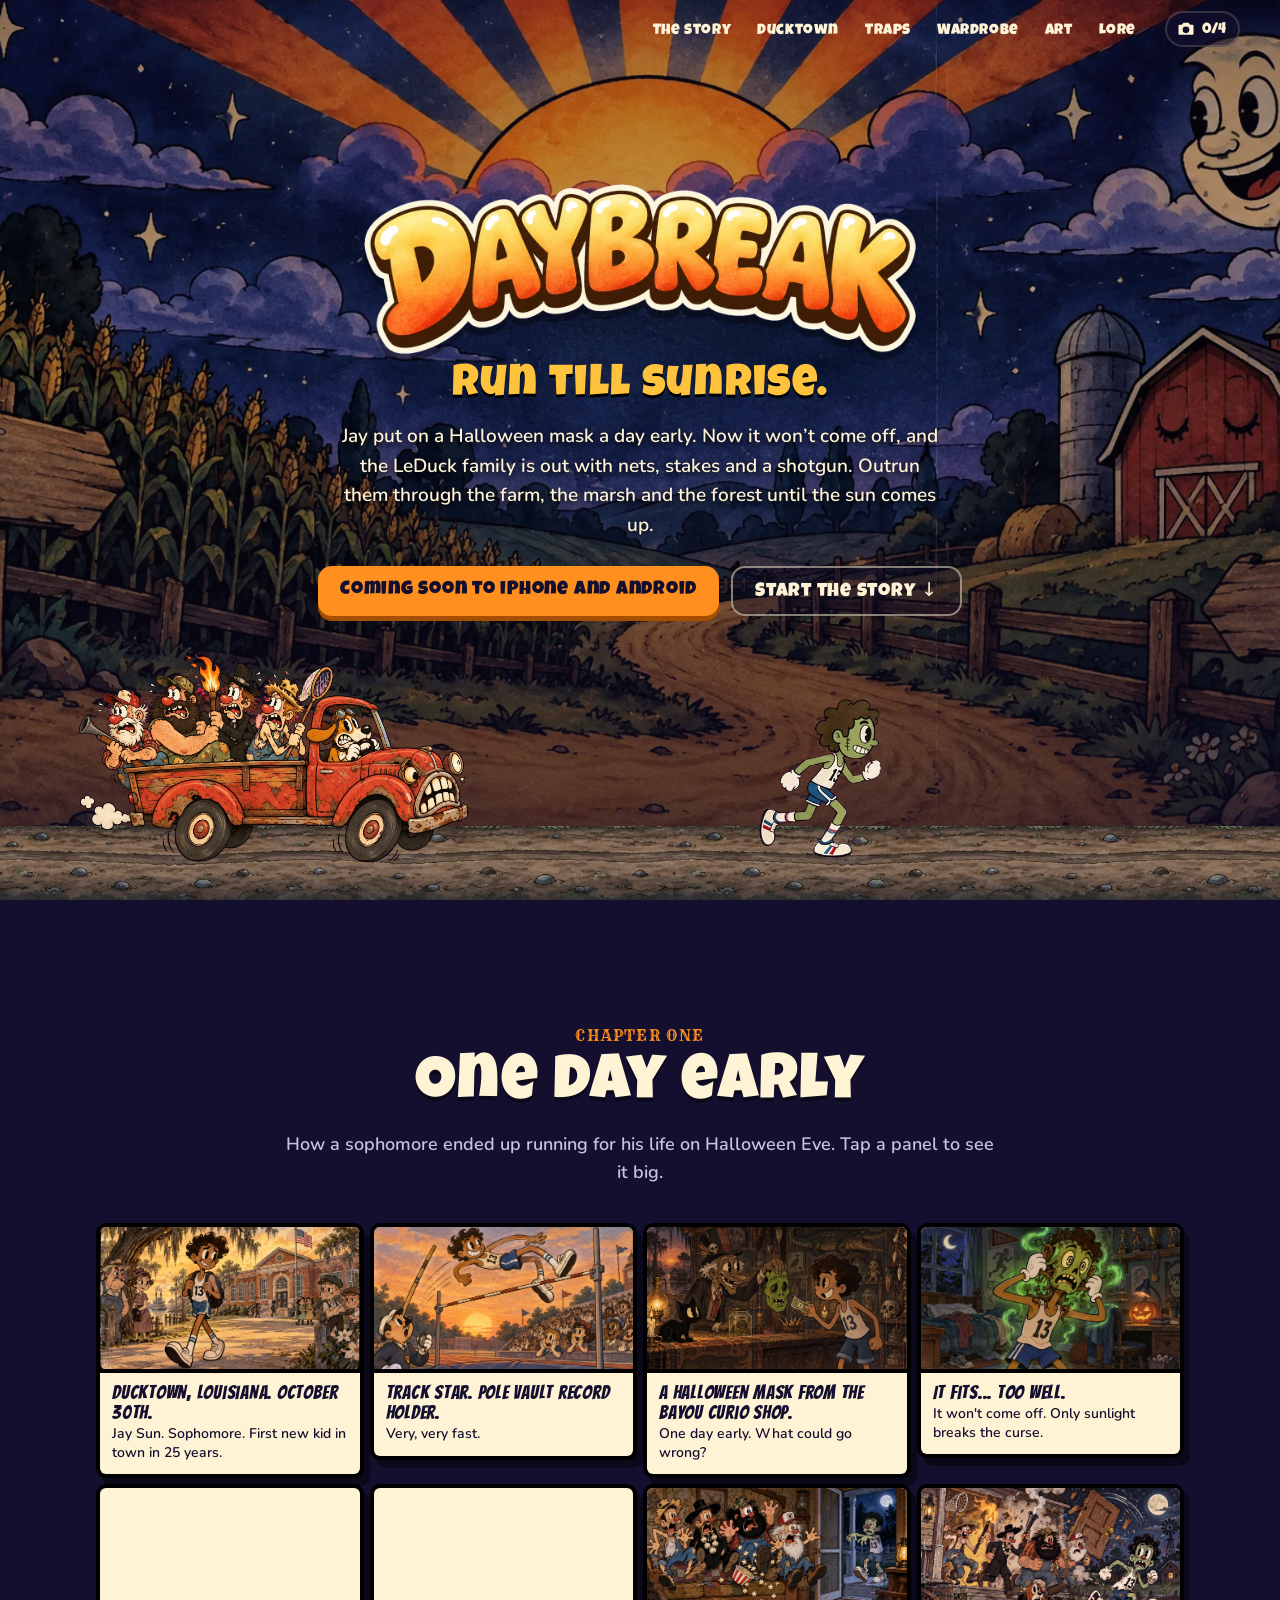
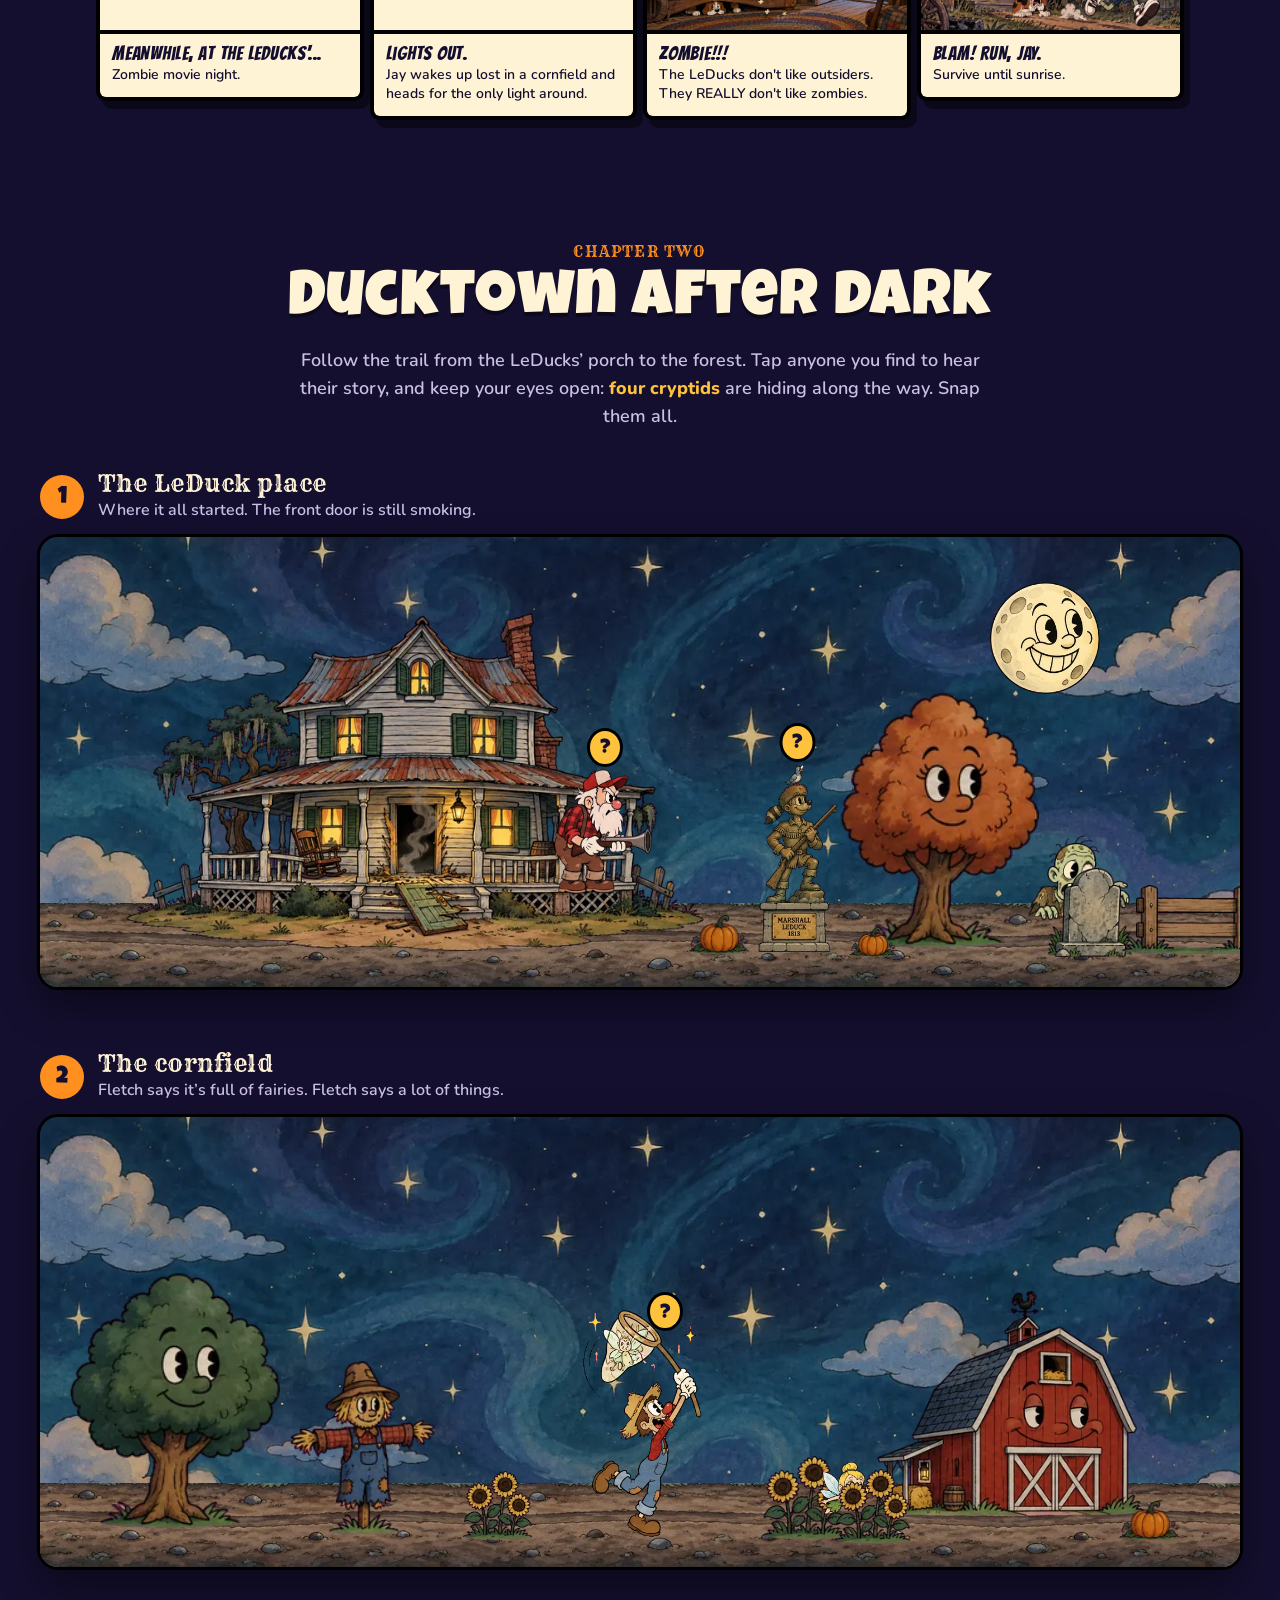
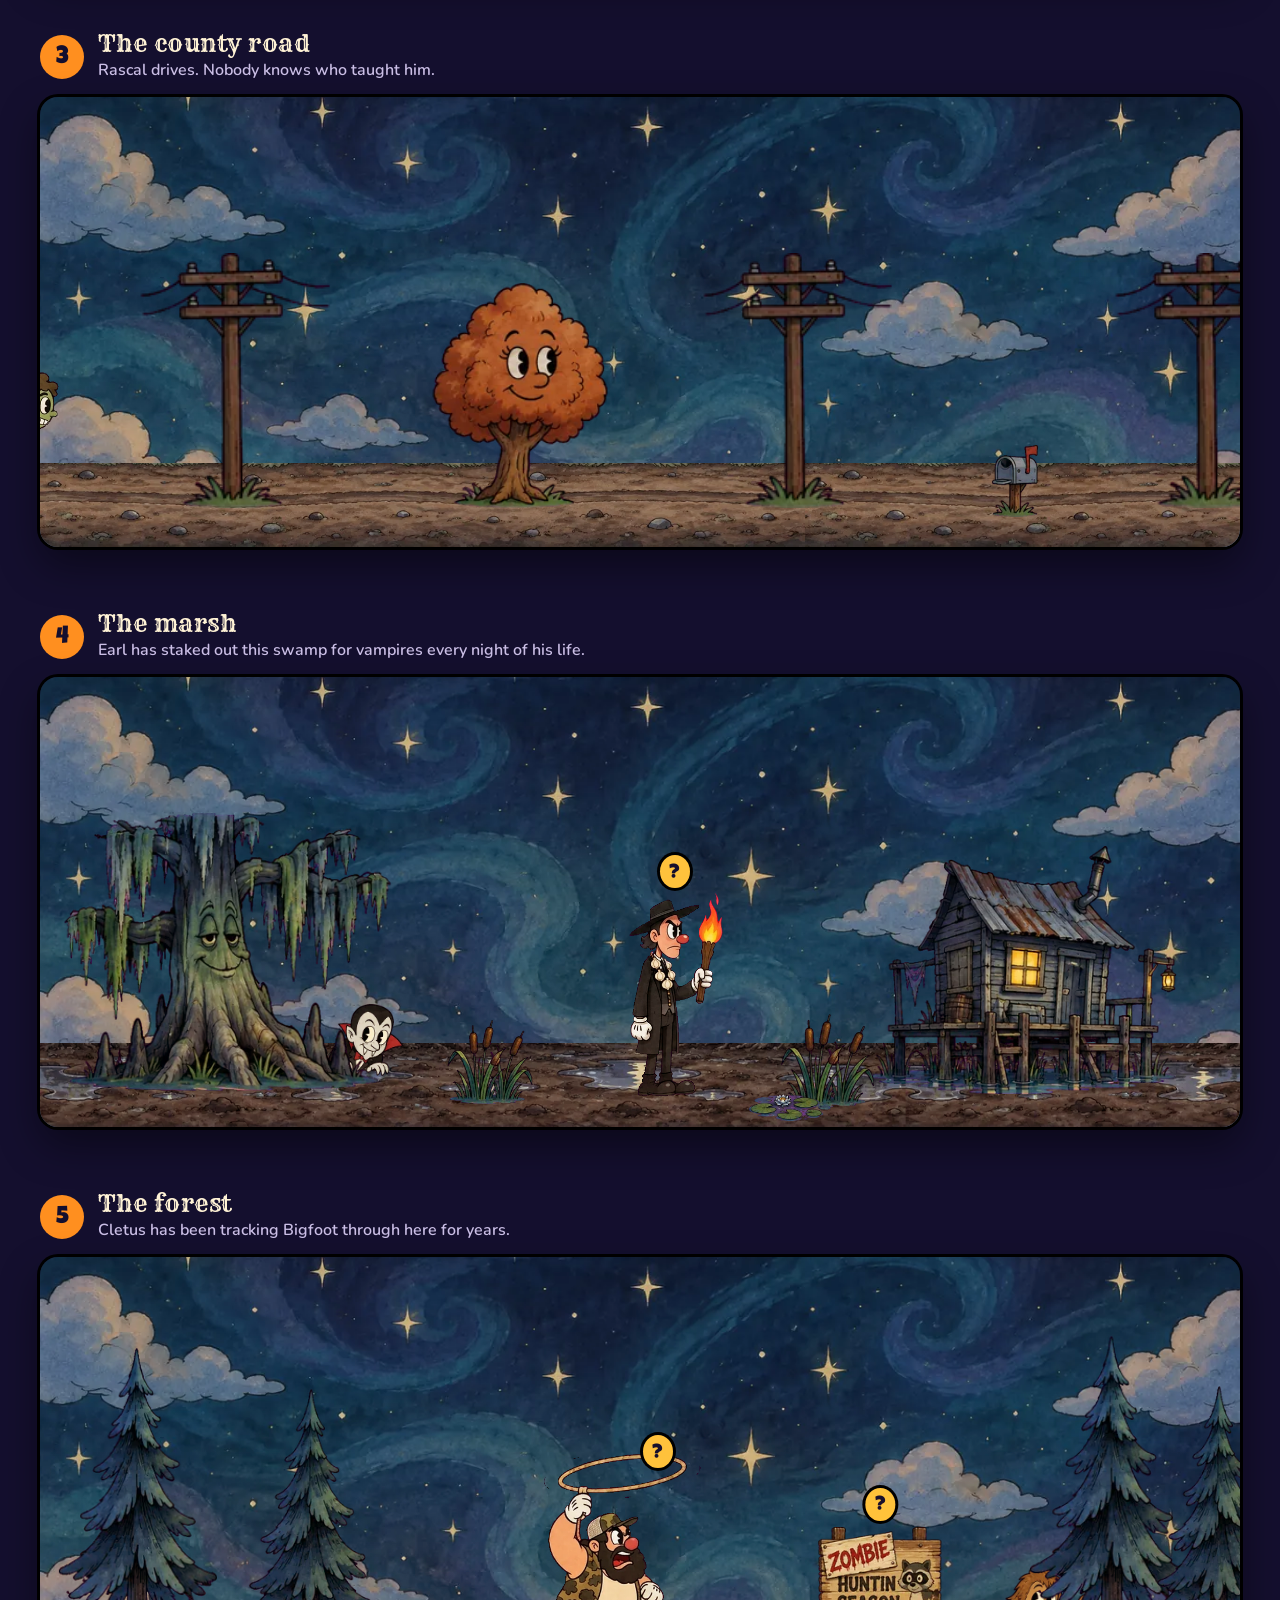
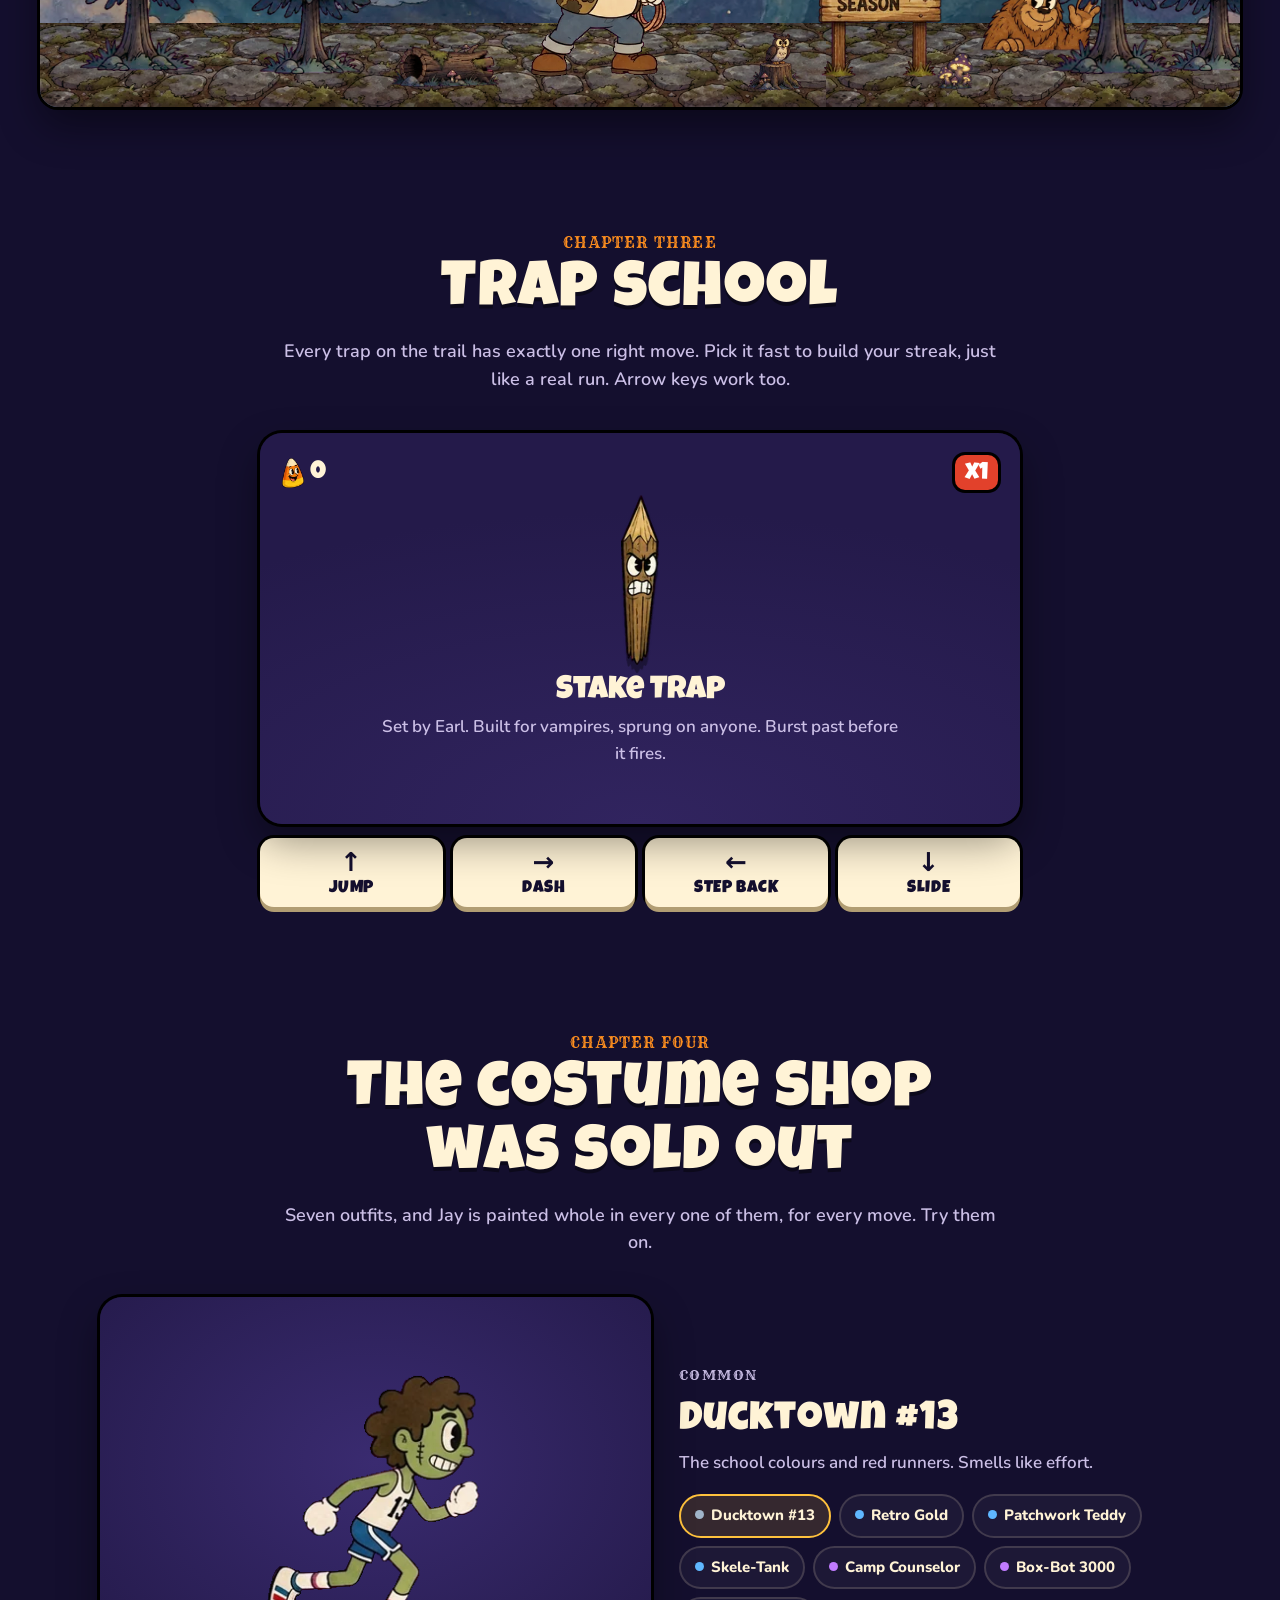
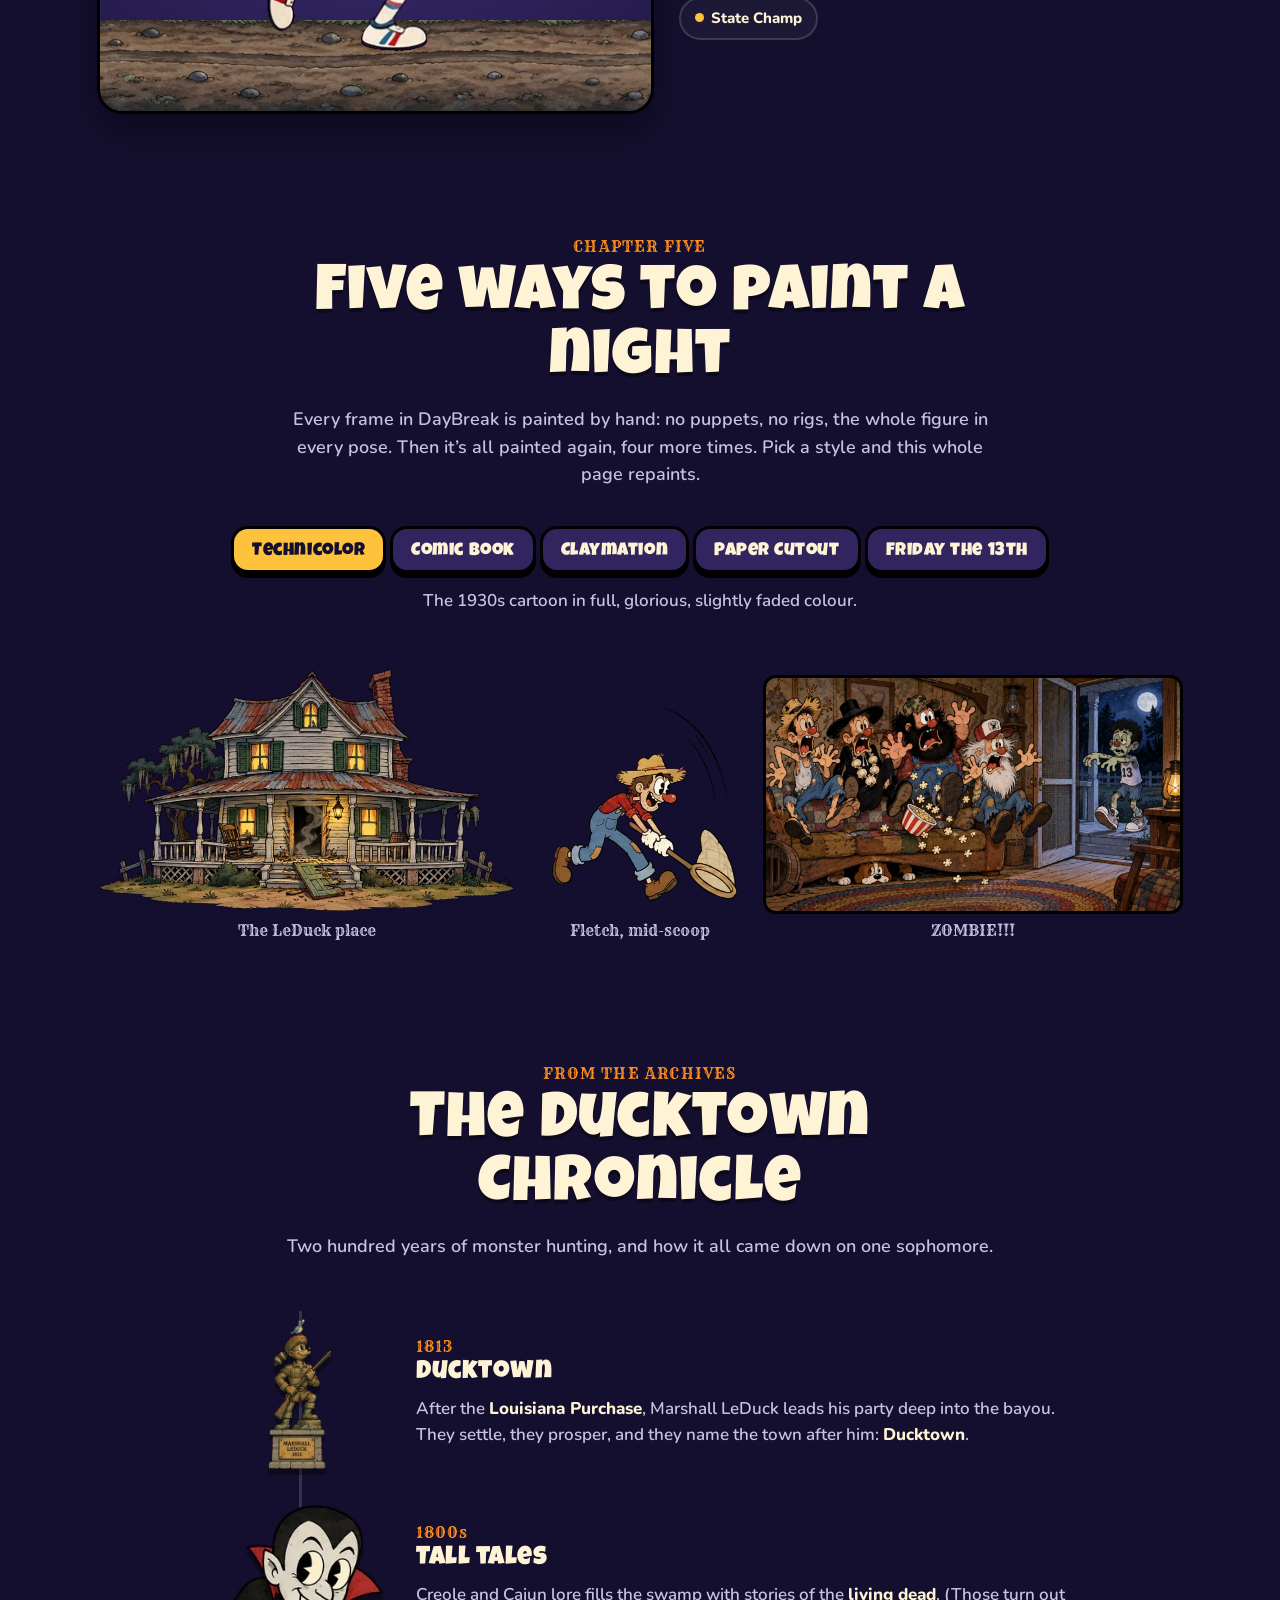
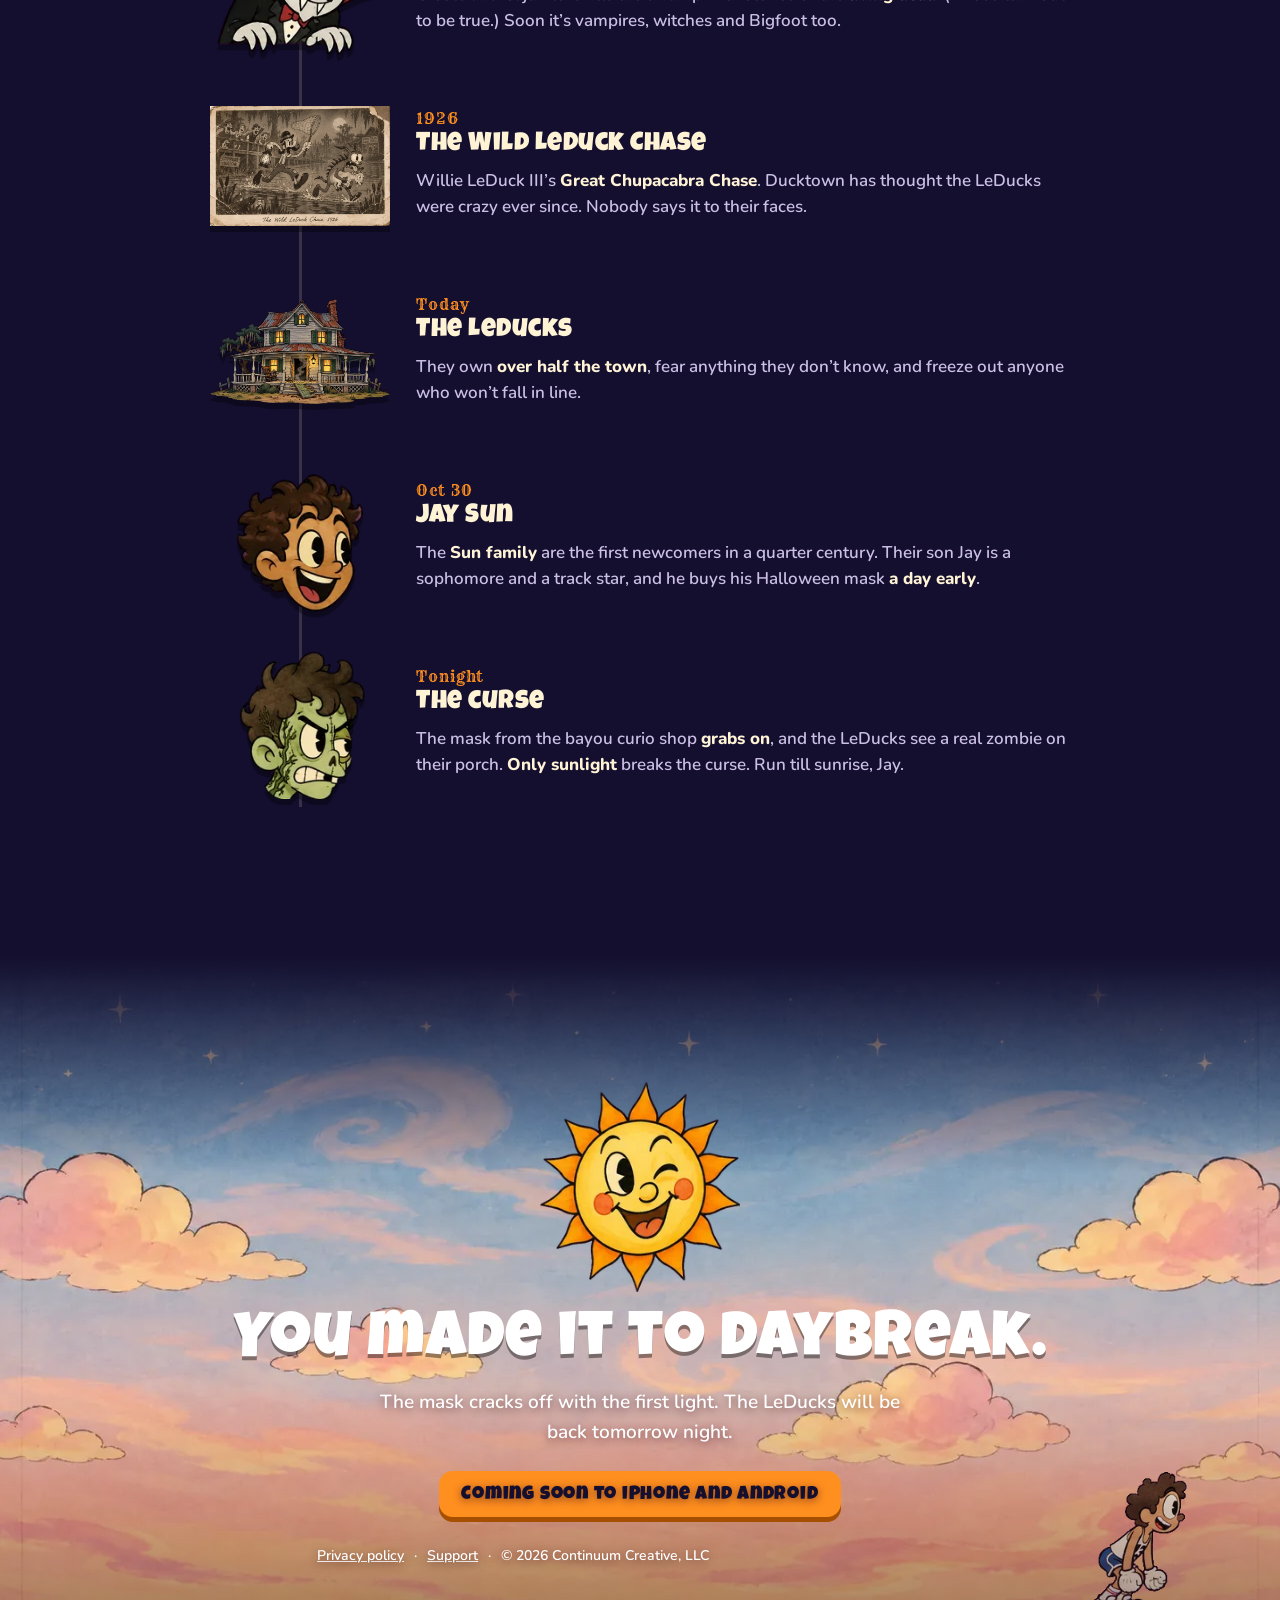
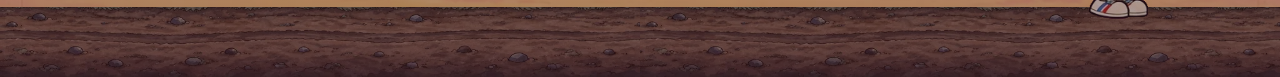
<file: index.html>
<!doctype html>
<html lang="en">
  <head>
    <meta charset="utf-8" />
    <meta name="viewport" content="width=device-width, initial-scale=1" />
    <title>DayBreak: Run Till Sunrise</title>
    <meta name="description" content="Jay put on a Halloween mask a day early. Now it won't come off, and the LeDuck family is out with nets, stakes and a shotgun. Outrun them till sunrise. Coming to iPhone and Android." />
    <meta name="theme-color" content="#140f2e" />
    <meta property="og:title" content="DayBreak: Run Till Sunrise" />
    <meta property="og:description" content="A hand-painted runner. Outrun the LeDuck family till sunrise." />
    <meta property="og:image" content="./art/title_bg.webp" />
    <link rel="icon" href="./favicon.svg" />
    <script type="module" crossorigin src="./assets/index-B6JK2FRM.js"></script>
    <link rel="stylesheet" crossorigin href="./assets/site-X7lSCtMf.css">
  </head>
  <body>
    <a class="skip" href="#story">Skip to the story</a>

    <header class="nav" id="nav">
      <a class="nav-logo" href="#top" aria-label="DayBreak, back to the top"><span class="art" data-art="ui_logo"></span></a>
      <nav aria-label="Sections">
        <a href="#story">The story</a>
        <a href="#ducktown">Ducktown</a>
        <a href="#traps">Traps</a>
        <a href="#wardrobe">Wardrobe</a>
        <a href="#styles">Art</a>
        <a href="#chronicle">Lore</a>
      </nav>
      <button class="snaps" id="snaps" type="button" aria-label="Cryptids snapped">
        <svg viewBox="0 0 24 24" aria-hidden="true"><path d="M4 7h3l2-2.5h6L17 7h3a1 1 0 0 1 1 1v10a1 1 0 0 1-1 1H4a1 1 0 0 1-1-1V8a1 1 0 0 1 1-1Zm8 10a4 4 0 1 0 0-8 4 4 0 0 0 0 8Z" /></svg>
        <span id="snap-count">0/4</span>
      </button>
      <div class="night-meter" aria-hidden="true"><div class="night-fill" id="night-fill"></div></div>
    </header>

    <main>
      <!-- the advert -->
      <section class="hero" id="top">
        <div class="hero-bg art" data-art="title_bg" data-cover></div>
        <div class="hero-copy">
          <h1 class="hero-logo"><span class="art" data-art="ui_logo"></span><span class="sr">DayBreak</span></h1>
          <p class="tagline">Run till sunrise.</p>
          <p class="pitch">Jay put on a Halloween mask a day early. Now it won’t come off, and the LeDuck family is out with nets, stakes and a shotgun. Outrun them through the farm, the marsh and the forest until the sun comes up.</p>
          <div class="ctas">
            <span class="cta cta-soon">Coming soon to iPhone and Android</span>
            <a class="cta cta-ghost" href="#story">Start the story ↓</a>
          </div>
        </div>
        <div class="chase" aria-hidden="true">
          <div class="chase-ground art" data-art="ground_farm" data-tile></div>
          <div class="chase-truck"><span class="art" data-art="veh_pickup"></span></div>
          <div class="chase-jay"><span class="art" data-art="jay_run" data-sheet></span></div>
        </div>
      </section>

      <!-- the opening comic -->
      <section class="section" id="story">
        <header class="section-head">
          <p class="kicker">Chapter one</p>
          <h2>One day early</h2>
          <p class="lede">How a sophomore ended up running for his life on Halloween Eve. Tap a panel to see it big.</p>
        </header>
        <ol class="comic" id="comic"></ol>
      </section>

      <!-- the interactive lore: Ducktown after dark -->
      <section class="section section-wide" id="ducktown">
        <header class="section-head">
          <p class="kicker">Chapter two</p>
          <h2>Ducktown after dark</h2>
          <p class="lede">Follow the trail from the LeDucks’ porch to the forest. Tap anyone you find to hear their story, and keep your eyes open: <strong>four cryptids</strong> are hiding along the way. Snap them all.</p>
        </header>
        <div class="trail" id="trail"></div>
      </section>

      <!-- trap school -->
      <section class="section" id="traps">
        <header class="section-head">
          <p class="kicker">Chapter three</p>
          <h2>Trap school</h2>
          <p class="lede">Every trap on the trail has exactly one right move. Pick it fast to build your streak, just like a real run. Arrow keys work too.</p>
        </header>
        <div class="quiz" id="quiz">
          <div class="quiz-stage">
            <div class="quiz-hud">
              <span class="quiz-candy"><span class="art" data-art="candy"></span><b id="quiz-candy">0</b></span>
              <span class="quiz-mult" id="quiz-mult">x1</span>
            </div>
            <div class="quiz-trap"><span class="art" id="quiz-art"></span></div>
            <p class="quiz-name" id="quiz-name"></p>
            <p class="quiz-by" id="quiz-by"></p>
            <p class="quiz-result" id="quiz-result" aria-live="polite"></p>
          </div>
          <div class="quiz-moves" id="quiz-moves"></div>
        </div>
      </section>

      <!-- the wardrobe -->
      <section class="section" id="wardrobe">
        <header class="section-head">
          <p class="kicker">Chapter four</p>
          <h2>The costume shop was sold out</h2>
          <p class="lede">Seven outfits, and Jay is painted whole in every one of them, for every move. Try them on.</p>
        </header>
        <div class="wardrobe">
          <div class="runway">
            <div class="runway-ground art" data-art="ground_farm" data-tile></div>
            <div class="runway-jay"><span class="art" id="runway-art" data-sheet></span></div>
          </div>
          <div class="outfit-info">
            <p class="rarity" id="outfit-rarity"></p>
            <h3 id="outfit-name"></h3>
            <p id="outfit-blurb"></p>
            <div class="outfits" id="outfits" role="radiogroup" aria-label="Outfits"></div>
          </div>
        </div>
      </section>

      <!-- the art styles -->
      <section class="section" id="styles">
        <header class="section-head">
          <p class="kicker">Chapter five</p>
          <h2>Five ways to paint a night</h2>
          <p class="lede">Every frame in DayBreak is painted by hand: no puppets, no rigs, the whole figure in every pose. Then it’s all painted again, four more times. Pick a style and this whole page repaints.</p>
        </header>
        <div class="style-picker" id="style-picker" role="radiogroup" aria-label="Art style"></div>
        <p class="style-blurb" id="style-blurb"></p>
        <div class="style-show">
          <figure><span class="art" data-art="lm_house"></span><figcaption>The LeDuck place</figcaption></figure>
          <figure><span class="art" data-art="fletch_scoop" data-sheet></span><figcaption>Fletch, mid-scoop</figcaption></figure>
          <figure><span class="art" data-art="intro_zombie"></span><figcaption>ZOMBIE!!!</figcaption></figure>
        </div>
      </section>

      <!-- the lore -->
      <section class="section" id="chronicle">
        <header class="section-head">
          <p class="kicker">From the archives</p>
          <h2>The Ducktown Chronicle</h2>
          <p class="lede">Two hundred years of monster hunting, and how it all came down on one sophomore.</p>
        </header>
        <ol class="chronicle" id="chronicle-list"></ol>
      </section>
    </main>

    <footer class="daybreak" id="daybreak">
      <div class="daybreak-sky art" data-art="sky_dawn" data-cover></div>
      <div class="daybreak-ground art" data-art="ground_farm" data-tile></div>
      <div class="daybreak-jay" aria-hidden="true"><span class="art" data-art="human_cheer" data-sheet></span></div>
      <div class="daybreak-copy">
        <div class="daybreak-sun"><span class="art" data-art="sun_wink"></span></div>
        <h2>You made it to daybreak.</h2>
        <p>The mask cracks off with the first light. The LeDucks will be back tomorrow night.</p>
        <span class="cta cta-soon">Coming soon to iPhone and Android</span>
        <p class="fine">
          <a href="./privacy.html">Privacy policy</a>
          <span aria-hidden="true">·</span>
          <a href="./support.html">Support</a>
          <span aria-hidden="true">·</span>
          <span>© 2026 Continuum Creative, LLC</span>
        </p>
      </div>
    </footer>

    <dialog class="card" id="card" aria-labelledby="card-name">
      <button class="card-close" type="button" id="card-close" aria-label="Close">×</button>
      <div class="card-art"><span class="art" id="card-art"></span></div>
      <div class="card-text">
        <p class="card-role" id="card-role"></p>
        <h3 id="card-name"></h3>
        <p id="card-body"></p>
        <div class="card-traps" id="card-traps"></div>
      </div>
    </dialog>

    <dialog class="lightbox" id="lightbox" aria-label="Comic panel">
      <button class="card-close" type="button" id="lightbox-close" aria-label="Close">×</button>
      <span class="art" id="lightbox-art"></span>
      <p id="lightbox-cap"></p>
    </dialog>

    <div class="flash" id="flash" aria-hidden="true"></div>
    <div class="toasts" id="toasts" role="status" aria-live="polite"></div>

  </body>
</html>
</file>
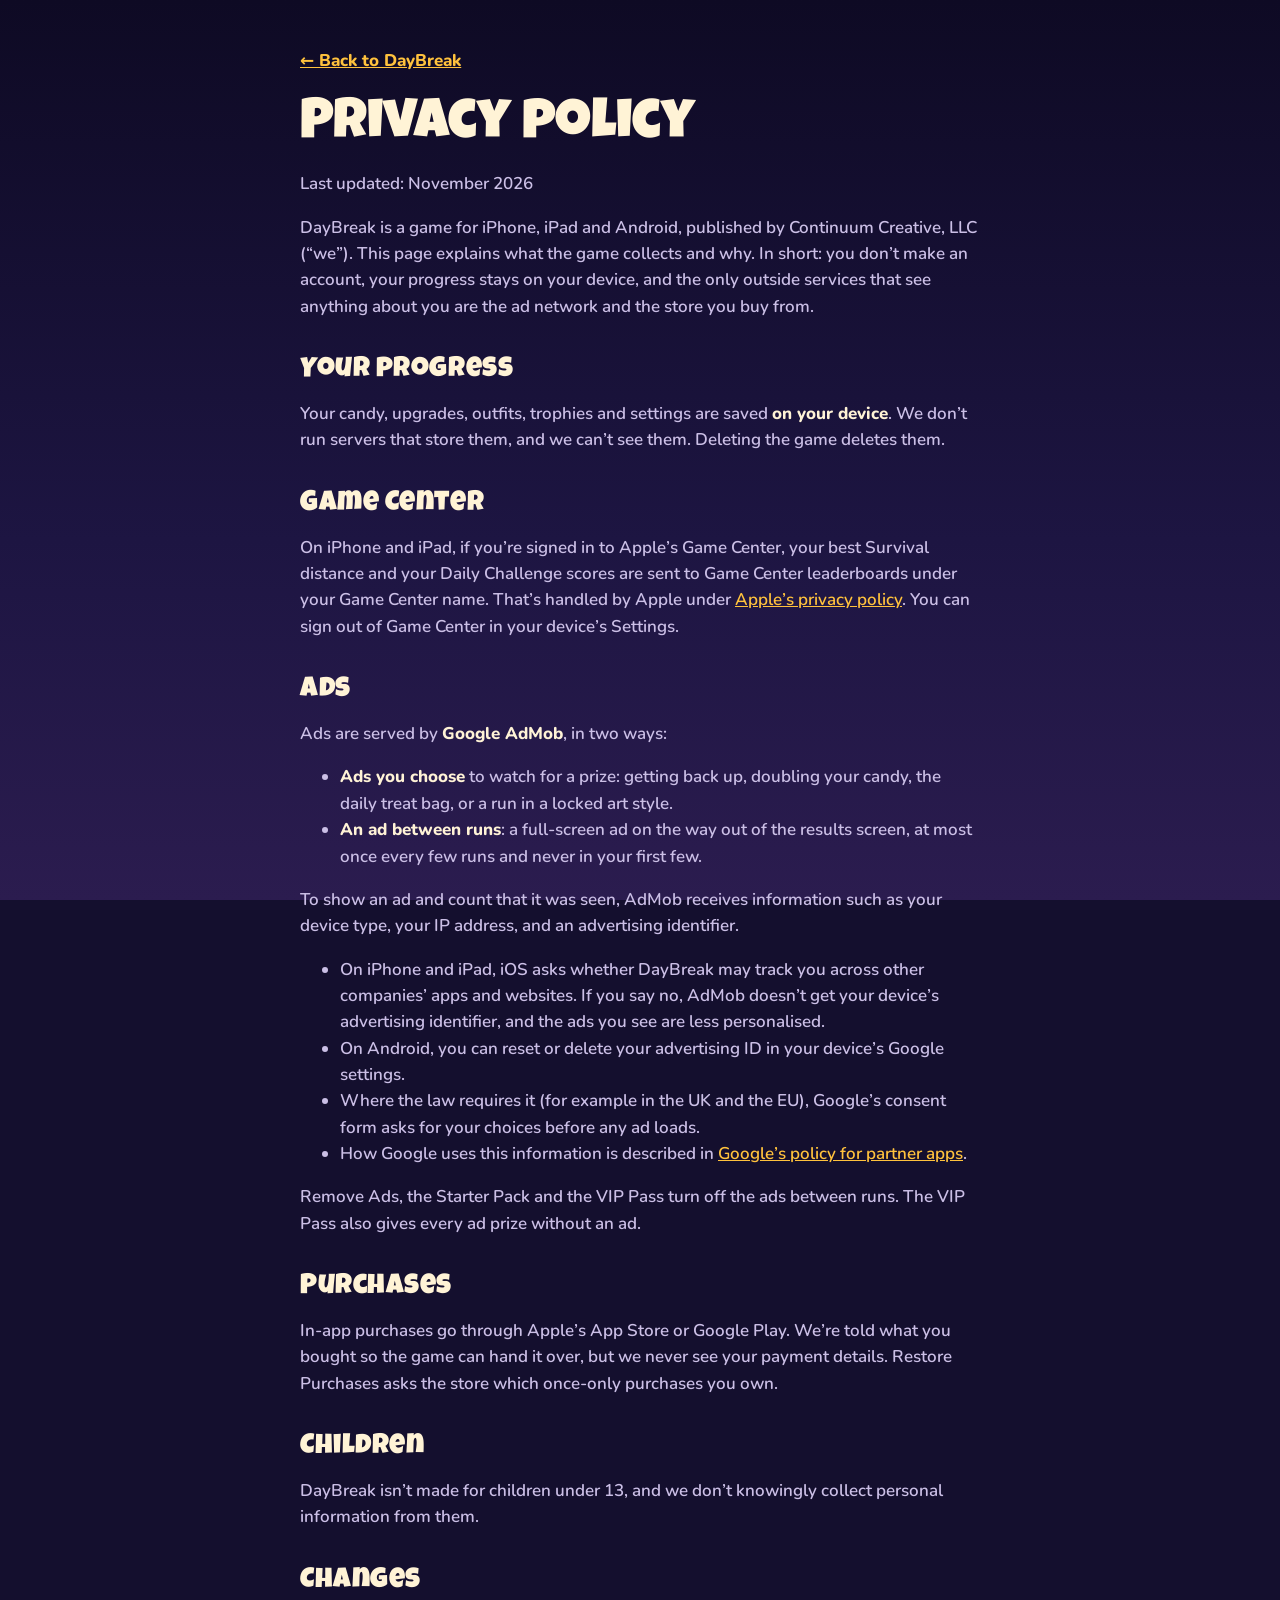
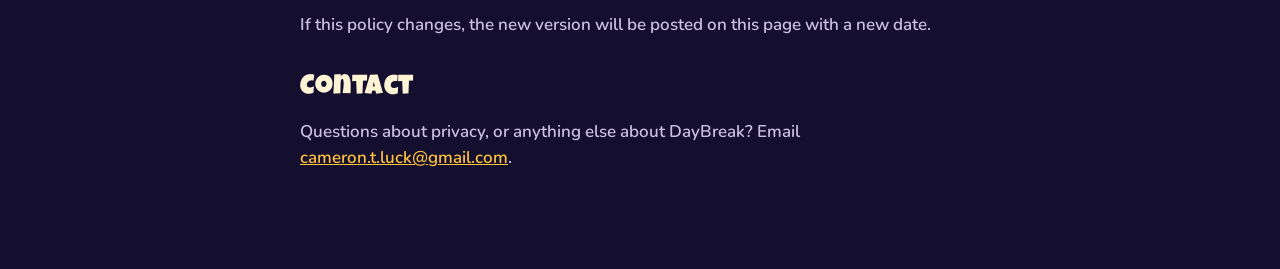
<file: privacy.html>
<!doctype html>
<html lang="en">
  <head>
    <meta charset="utf-8" />
    <meta name="viewport" content="width=device-width, initial-scale=1" />
    <title>DayBreak Privacy Policy</title>
    <meta name="description" content="What the DayBreak game collects, and why." />
    <link rel="icon" href="./favicon.svg" />
    <style>
      .policy { max-width: 760px; margin: 0 auto; padding: 48px var(--gutter) 80px; }
      .policy h1 { font: 400 clamp(36px, 6vw, 56px)/1 var(--display); margin: 24px 0 8px; }
      .policy h2 { font-size: 28px; margin: 36px 0 10px; text-shadow: none; }
      .policy p, .policy li { color: var(--muted); }
      .policy strong { color: var(--cream); }
      .policy .back { font-weight: 800; }
    </style>
    <link rel="stylesheet" crossorigin href="./assets/site-X7lSCtMf.css">
  </head>
  <body>
    <main class="policy">
      <a class="back" href="./index.html">← Back to DayBreak</a>
      <h1>Privacy policy</h1>
      <p>Last updated: November 2026</p>

      <p>DayBreak is a game for iPhone, iPad and Android, published by Continuum Creative, LLC (“we”). This page explains what the game collects and why. In short: you don’t make an account, your progress stays on your device, and the only outside services that see anything about you are the ad network and the store you buy from.</p>

      <h2>Your progress</h2>
      <p>Your candy, upgrades, outfits, trophies and settings are saved <strong>on your device</strong>. We don’t run servers that store them, and we can’t see them. Deleting the game deletes them.</p>

      <h2>Game Center</h2>
      <p>On iPhone and iPad, if you’re signed in to Apple’s Game Center, your best Survival distance and your Daily Challenge scores are sent to Game Center leaderboards under your Game Center name. That’s handled by Apple under <a href="https://www.apple.com/legal/privacy/">Apple’s privacy policy</a>. You can sign out of Game Center in your device’s Settings.</p>

      <h2>Ads</h2>
      <p>Ads are served by <strong>Google AdMob</strong>, in two ways:</p>
      <ul>
        <li><strong>Ads you choose</strong> to watch for a prize: getting back up, doubling your candy, the daily treat bag, or a run in a locked art style.</li>
        <li><strong>An ad between runs</strong>: a full-screen ad on the way out of the results screen, at most once every few runs and never in your first few.</li>
      </ul>
      <p>To show an ad and count that it was seen, AdMob receives information such as your device type, your IP address, and an advertising identifier.</p>
      <ul>
        <li>On iPhone and iPad, iOS asks whether DayBreak may track you across other companies’ apps and websites. If you say no, AdMob doesn’t get your device’s advertising identifier, and the ads you see are less personalised.</li>
        <li>On Android, you can reset or delete your advertising ID in your device’s Google settings.</li>
        <li>Where the law requires it (for example in the UK and the EU), Google’s consent form asks for your choices before any ad loads.</li>
        <li>How Google uses this information is described in <a href="https://policies.google.com/technologies/partner-sites">Google’s policy for partner apps</a>.</li>
      </ul>
      <p>Remove Ads, the Starter Pack and the VIP Pass turn off the ads between runs. The VIP Pass also gives every ad prize without an ad.</p>

      <h2>Purchases</h2>
      <p>In-app purchases go through Apple’s App Store or Google Play. We’re told what you bought so the game can hand it over, but we never see your payment details. Restore Purchases asks the store which once-only purchases you own.</p>

      <h2>Children</h2>
      <p>DayBreak isn’t made for children under 13, and we don’t knowingly collect personal information from them.</p>

      <h2>Changes</h2>
      <p>If this policy changes, the new version will be posted on this page with a new date.</p>

      <h2>Contact</h2>
      <p>Questions about privacy, or anything else about DayBreak? Email <a href="mailto:cameron.t.luck@gmail.com">cameron.t.luck@gmail.com</a>.</p>
    </main>
  </body>
</html>
</file>
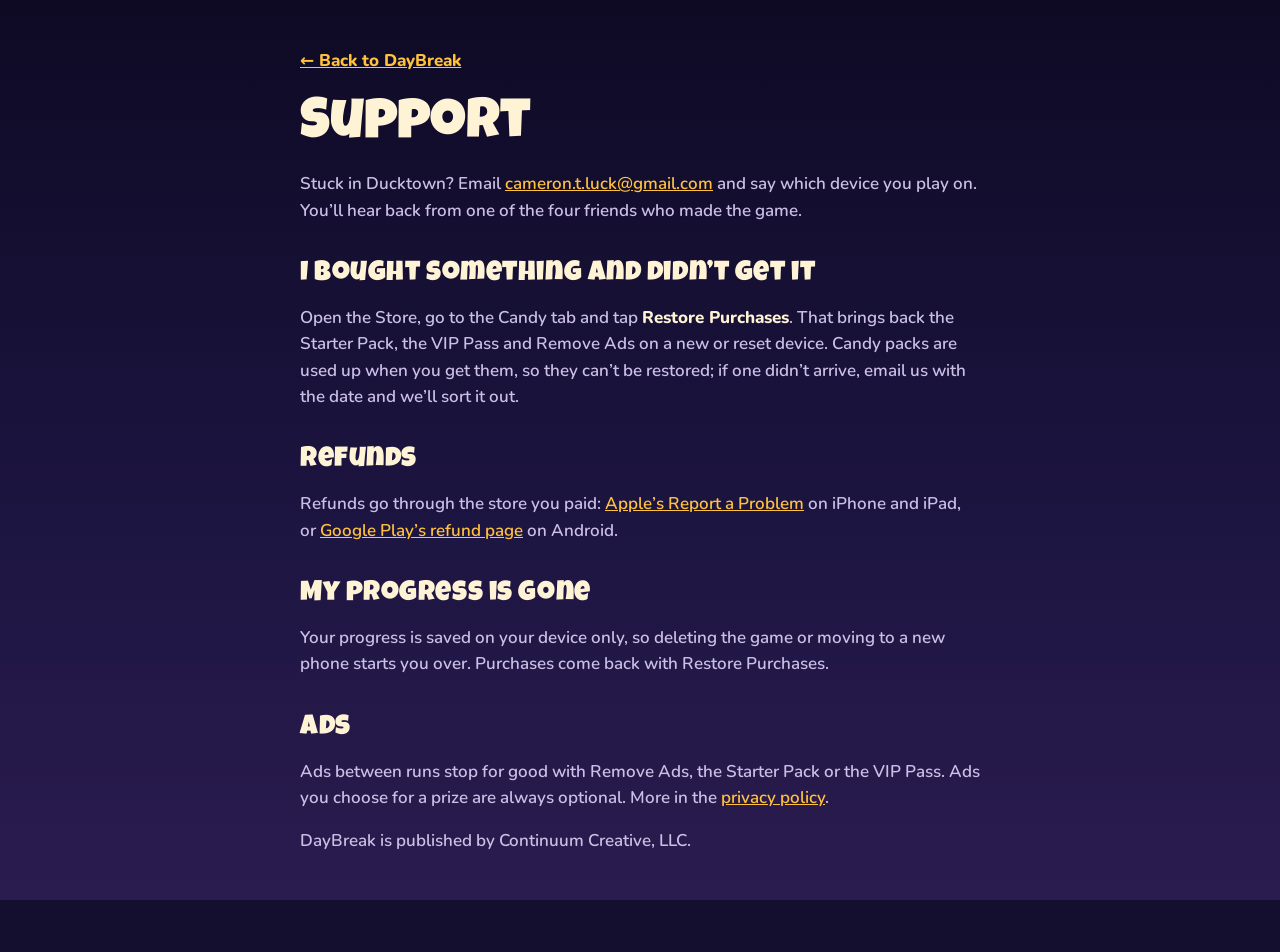
<file: support.html>
<!doctype html>
<html lang="en">
  <head>
    <meta charset="utf-8" />
    <meta name="viewport" content="width=device-width, initial-scale=1" />
    <title>DayBreak Support</title>
    <meta name="description" content="Help with DayBreak: purchases, progress and contact." />
    <link rel="icon" href="./favicon.svg" />
    <style>
      .policy { max-width: 760px; margin: 0 auto; padding: 48px var(--gutter) 80px; }
      .policy h1 { font: 400 clamp(36px, 6vw, 56px)/1 var(--display); margin: 24px 0 8px; }
      .policy h2 { font-size: 28px; margin: 36px 0 10px; text-shadow: none; }
      .policy p, .policy li { color: var(--muted); }
      .policy strong { color: var(--cream); }
      .policy .back { font-weight: 800; }
    </style>
    <link rel="stylesheet" crossorigin href="./assets/site-X7lSCtMf.css">
  </head>
  <body>
    <main class="policy">
      <a class="back" href="./index.html">← Back to DayBreak</a>
      <h1>Support</h1>
      <p>Stuck in Ducktown? Email <a href="mailto:cameron.t.luck@gmail.com">cameron.t.luck@gmail.com</a> and say which device you play on. You’ll hear back from one of the four friends who made the game.</p>

      <h2>I bought something and didn’t get it</h2>
      <p>Open the Store, go to the Candy tab and tap <strong>Restore Purchases</strong>. That brings back the Starter Pack, the VIP Pass and Remove Ads on a new or reset device. Candy packs are used up when you get them, so they can’t be restored; if one didn’t arrive, email us with the date and we’ll sort it out.</p>

      <h2>Refunds</h2>
      <p>Refunds go through the store you paid: <a href="https://reportaproblem.apple.com">Apple’s Report a Problem</a> on iPhone and iPad, or <a href="https://support.google.com/googleplay/answer/2479637">Google Play’s refund page</a> on Android.</p>

      <h2>My progress is gone</h2>
      <p>Your progress is saved on your device only, so deleting the game or moving to a new phone starts you over. Purchases come back with Restore Purchases.</p>

      <h2>Ads</h2>
      <p>Ads between runs stop for good with Remove Ads, the Starter Pack or the VIP Pass. Ads you choose for a prize are always optional. More in the <a href="./privacy.html">privacy policy</a>.</p>
      <p class="fine">DayBreak is published by Continuum Creative, LLC.</p>
    </main>
  </body>
</html>
</file>
<file: assets/site-X7lSCtMf.css>
@font-face{font-family:Luckiest Guy;src:url(./LuckiestGuy-CYRB7OYW.ttf) format("truetype");font-display:swap}@font-face{font-family:Nunito;font-weight:600;src:url(./Nunito-600-BEWhRPhZ.ttf) format("truetype");font-display:swap}@font-face{font-family:Nunito;font-weight:800;src:url(./Nunito-800-B4jPm4Ja.ttf) format("truetype");font-display:swap}@font-face{font-family:Bangers;src:url(./Bangers-Regular-DN579fIx.ttf) format("truetype");font-display:swap}@font-face{font-family:Rye;src:url(./Rye-Regular-DxJ7hGbf.ttf) format("truetype");font-display:swap}:root{--night: 0;--ink: #140f2e;--plum: #241a4a;--plum-2: #31245f;--line: rgba(255, 233, 196, .16);--cream: #fff3d6;--muted: #cbbfe6;--candy: #ff8f1f;--gold: #ffc23d;--red: #e2412b;--green: #8fd14f;--common: #9fb4c9;--rare: #5fb7ff;--epic: #c07bff;--legendary: #ffc23d;--gutter: clamp(16px, 4vw, 40px);--display: "Luckiest Guy", "Bangers", system-ui, sans-serif;--body: "Nunito", system-ui, sans-serif;color-scheme:dark}*{box-sizing:border-box}html{scroll-behavior:smooth;scroll-padding-top:72px}@media(prefers-reduced-motion:reduce){html{scroll-behavior:auto}}body{margin:0;background:var(--ink);color:var(--cream);font:600 17px/1.55 var(--body);overflow-x:hidden}body:before{content:"";position:fixed;top:0;right:0;bottom:0;left:0;z-index:-1;background:radial-gradient(120% 60% at 50% 120%,rgba(255,143,31,calc(var(--night) * var(--night) * .55)),transparent 70%),linear-gradient(180deg,#0e0a24,#1d1542 60%,#2b1c4f)}img{display:block;max-width:none;-webkit-user-select:none;user-select:none}a{color:var(--gold)}button{font:inherit;color:inherit}:focus-visible{outline:3px solid var(--gold);outline-offset:3px;border-radius:6px}.sr{position:absolute;width:1px;height:1px;overflow:hidden;clip-path:inset(50%);white-space:nowrap}.skip{position:absolute;left:-999px;top:8px;z-index:50;background:var(--gold);color:var(--ink);padding:8px 14px;border-radius:8px}.skip:focus{left:8px}.art{display:block}.art img{width:100%;height:auto}.art.sheet{background-repeat:no-repeat;background-position:0 0}.art.flip{transform:scaleX(-1)}[data-cover]{background-size:cover;background-position:center}[data-tile]{background-repeat:repeat-x;background-size:auto 100%}.nav{position:fixed;inset:0 0 auto;z-index:20;display:flex;align-items:center;gap:18px;padding:10px var(--gutter);transition:background .3s,box-shadow .3s}.nav.solid{background:#140f2eeb;-webkit-backdrop-filter:blur(8px);backdrop-filter:blur(8px);box-shadow:0 1px 0 var(--line)}.nav-logo{width:120px;flex:none;opacity:0;transition:opacity .3s}.nav.solid .nav-logo{opacity:1}.nav nav{display:flex;gap:4px;margin-left:auto;overflow-x:auto;scrollbar-width:none}.nav nav a{color:var(--cream);text-decoration:none;font:400 15px/1 var(--display);letter-spacing:.04em;padding:9px 11px 7px;border-radius:999px;white-space:nowrap}.nav nav a:hover{background:#ffffff1a}.snaps{display:flex;align-items:center;gap:6px;flex:none;border:2px solid var(--line);background:#140f2e99;border-radius:999px;padding:6px 12px 6px 9px;cursor:pointer;font:400 15px/1 var(--display)}.snaps svg{width:20px;height:20px;fill:var(--cream)}.snaps.full{border-color:var(--gold);color:var(--gold)}.snaps.full svg{fill:var(--gold)}.night-meter{position:absolute;left:0;right:0;bottom:-3px;height:3px}.night-fill{height:100%;width:0;background:linear-gradient(90deg,#6b5bd6,var(--candy),var(--gold))}@media(max-width:760px){.nav{gap:10px}.nav nav{display:none}.nav-logo{width:100px}.snaps{margin-left:auto}}.hero{position:relative;min-height:100svh;display:grid;place-items:center;overflow:hidden;isolation:isolate}.hero-bg{position:absolute;top:0;right:0;bottom:0;left:0;z-index:-2}.hero:after{content:"";position:absolute;top:0;right:0;bottom:0;left:0;z-index:-1;background:linear-gradient(180deg,#0e0a2459,#0e0a2426 40%,#0e0a24bf)}.hero-copy{text-align:center;padding:96px var(--gutter) 200px;max-width:780px}.hero-logo{margin:0 auto;width:min(560px,86vw);filter:drop-shadow(0 8px 0 rgba(0,0,0,.35))}.tagline{font:400 clamp(26px,4.4vw,44px)/1 var(--display);color:var(--gold);margin:6px 0 14px;text-shadow:0 3px 0 #000;letter-spacing:.03em}.pitch{font-size:clamp(16px,2vw,19px);margin:0 auto 26px;max-width:600px;text-shadow:0 2px 6px #000}.ctas{display:flex;flex-wrap:wrap;gap:12px;justify-content:center}.cta{display:inline-block;font:400 19px/1 var(--display);letter-spacing:.04em;padding:15px 22px 12px;border-radius:14px;text-decoration:none}.cta-soon{background:var(--candy);color:var(--ink);box-shadow:0 5px #a64f00}.cta-ghost{color:var(--cream);border:2px solid rgba(255,243,214,.5);background:#0e0a2466}.cta-ghost:hover{border-color:var(--cream)}.chase{position:absolute;left:0;right:0;bottom:0;height:clamp(150px,22vw,230px);pointer-events:none}.chase-ground{position:absolute;left:0;right:0;bottom:0;height:32%;animation:roll 1.6s linear infinite}.chase-truck{position:absolute;bottom:16%;left:6%;height:92%;animation:bob .5s ease-in-out infinite alternate}.chase-truck .art{height:100%;transform:scaleX(-1)}.chase-truck .art img{height:100%;width:auto}.chase-jay{position:absolute;bottom:17%;left:58%;height:72%}.chase-jay .art{height:100%}@keyframes roll{to{background-position:calc(-1 * clamp(150px,22vw,230px) * .32 * 1024 / 112) 0}}@keyframes bob{0%{transform:translateY(0) rotate(0)}to{transform:translateY(-4px) rotate(-1deg)}}@media(prefers-reduced-motion:reduce){.chase-ground,.chase-truck,.runway-ground{animation:none}}.section{max-width:1160px;margin:0 auto;padding:clamp(72px,10vw,128px) var(--gutter) 0}.section-wide{max-width:1400px}.section-head{text-align:center;max-width:720px;margin:0 auto 40px}.kicker{font:400 15px/1 Rye,serif;color:var(--candy);letter-spacing:.08em;text-transform:uppercase;margin:0 0 10px}h2{font:400 clamp(36px,6vw,64px)/1 var(--display);margin:0 0 14px;letter-spacing:.02em;text-shadow:0 4px 0 rgba(0,0,0,.4)}h3{font:400 26px/1.05 var(--display);margin:0 0 8px;letter-spacing:.02em}.lede{color:var(--muted);font-size:18px;margin:0}.lede strong{color:var(--gold)}strong{font-weight:800;color:var(--cream)}.reveal{opacity:0;transform:translateY(24px);transition:opacity .6s ease,transform .6s ease}.reveal.in{opacity:1;transform:none}@media(prefers-reduced-motion:reduce){.reveal{opacity:1;transform:none;transition:none}}.comic{list-style:none;padding:0;margin:0;display:grid;grid-template-columns:repeat(4,1fr);gap:14px}.comic li:nth-child(2){transition-delay:.06s}.comic li:nth-child(3){transition-delay:.12s}.comic li:nth-child(4){transition-delay:.18s}.panel{display:block;width:100%;text-align:left;border:0;padding:0;cursor:zoom-in;background:var(--cream);color:var(--ink);border-radius:6px;overflow:hidden;box-shadow:0 0 0 4px #000,6px 8px 0 4px #00000073;transition:transform .2s}.panel:hover{transform:rotate(-1deg) scale(1.02)}.panel .art{aspect-ratio:16 / 9;overflow:hidden;border-bottom:4px solid #000}.panel .art img{width:100%;height:100%;object-fit:cover}.panel-cap{display:block;font:400 19px/1.05 "Bangers",var(--display);letter-spacing:.04em;padding:10px 12px 2px}.panel-sub{display:block;font-size:14px;line-height:1.35;padding:0 12px 12px}@media(max-width:900px){.comic{grid-template-columns:repeat(2,1fr)}}@media(max-width:420px){.comic{gap:12px}.panel-cap{font-size:17px}.panel-sub{font-size:13px}}.trail{display:grid;gap:clamp(36px,6vw,64px)}.band-head{display:flex;align-items:center;gap:14px;margin:0 0 14px}.band-num{flex:none;display:grid;place-items:center;width:44px;height:44px;border-radius:50%;background:var(--candy);color:var(--ink);font:400 24px/1 var(--display);padding-top:3px}.band-head h3{margin:0 0 2px;font-family:Rye,serif;font-size:24px}.band-head p{margin:0;color:var(--muted);font-size:16px}.band-frame{position:relative}.band-hint{display:none;position:absolute;right:12px;bottom:12px;pointer-events:none;background:#140f2ed9;border-radius:999px;padding:6px 12px;font-size:13px;font-weight:800;transition:opacity .4s}.band-frame.pans .band-hint{display:block}.band-frame.panned .band-hint{opacity:0}.band-view{overflow-x:auto;overflow-y:hidden;border-radius:18px;box-shadow:0 0 0 3px #000,0 18px 40px #00000073;scrollbar-width:thin;overscroll-behavior-x:contain}.stage{position:relative;width:max(100%,1000px);aspect-ratio:1600 / 600;overflow:hidden}.stage-sky{position:absolute;top:0;right:0;bottom:0;left:0;background-position:center 30%}.stage-ground{position:absolute;left:0;right:0;bottom:0;height:18.6%}.stage-dawn{position:absolute;top:0;right:0;bottom:0;left:0;pointer-events:none;background:linear-gradient(180deg,transparent 30%,rgba(255,130,60,calc(var(--dawn) * .45)) 100%);mix-blend-mode:soft-light}.prop{position:absolute;display:block;padding:0;margin:0;border:0;background:none}div.prop{pointer-events:none}.prop.still{transform:translate(-50%)}.prop.still .art,.prop.still .art img{height:100%;width:auto}.prop .art.sheet{width:100%;height:100%;aspect-ratio:auto!important}.prop .art:not(.sheet){height:100%}button.prop{cursor:pointer}.prop.hot .art{transition:filter .2s,transform .2s}.prop.hot:hover .art,.prop.hot:focus-visible .art{filter:drop-shadow(0 0 6px var(--gold)) drop-shadow(0 0 2px #fff) brightness(1.08)}.prop.hot:focus-visible{outline:none}.prop.hot:after{content:"?";position:absolute;left:50%;top:var(--head, 0%);translate:-50% calc(-100% - 6px);width:30px;height:30px;border-radius:50%;display:grid;place-items:center;background:var(--gold);color:var(--ink);font:400 19px/1 var(--display);padding-top:3px;box-shadow:0 0 0 3px #000;animation:nudge 1.8s ease-in-out infinite}.prop[data-drive].hot:not(:has(.sheet)):after{top:8%}@keyframes nudge{50%{translate:-50% calc(-100% - 12px)}}@media(prefers-reduced-motion:reduce){.prop.hot:after{animation:none}}.prop.cryptid,.prop.egg{cursor:crosshair}.prop.cryptid .art{transition:transform .25s}.prop.cryptid:hover .art{transform:translateY(-6%)}.prop.cryptid.snapped .art{filter:drop-shadow(0 0 0 #fff) drop-shadow(0 0 8px rgba(255,243,214,.9))}.prop.cryptid.snapped:after{content:"✓";position:absolute;right:0;top:0;width:26px;height:26px;border-radius:50%;background:var(--green);color:var(--ink);display:grid;place-items:center;font:800 16px/1 var(--body);box-shadow:0 0 0 3px #000}.prop[data-drive]{will-change:transform}.quiz{max-width:760px;margin:0 auto}.quiz-stage{position:relative;background:radial-gradient(90% 80% at 50% 100%,var(--plum-2),var(--plum));border-radius:22px;box-shadow:0 0 0 3px #000,0 18px 40px #0006;padding:22px 22px 18px;text-align:center;overflow:hidden}.quiz-hud{display:flex;justify-content:space-between;align-items:center;font:400 24px/1 var(--display)}.quiz-candy{display:flex;align-items:center;gap:6px}.quiz-candy .art{width:22px}.quiz-mult{background:var(--red);color:#fff;border-radius:10px;padding:7px 10px 4px;box-shadow:0 0 0 3px #000}.quiz-trap{height:180px;display:grid;place-items:center;transition:transform .35s,opacity .35s}.quiz-trap img{max-height:170px;max-width:280px;width:auto;height:auto;filter:drop-shadow(0 8px 0 rgba(0,0,0,.35))}.quiz-trap.gone{opacity:0;transform:translate(-120px) rotate(-12deg)}.dodge .quiz-trap.gone{transform:translate(-160px) scale(.8)}.hit .quiz-trap.gone{transform:scale(1.25)}.quiz-name{font:400 32px/1 var(--display);margin:6px 0}.quiz-by{color:var(--muted);margin:0 auto;max-width:520px;min-height:3.1em}.quiz-result{font:400 22px/1 var(--display);min-height:1.2em;margin:12px 0 0}.quiz-result.good{color:var(--green)}.quiz-result.bad{color:#ff7a66}.quiz-moves{display:grid;grid-template-columns:repeat(4,1fr);gap:10px;margin-top:14px}.move{border:0;cursor:pointer;border-radius:14px;padding:12px 6px 10px;background:var(--cream);color:var(--ink);box-shadow:0 5px #b19d73,0 0 0 3px #000;display:grid;gap:4px;justify-items:center;transition:transform .08s}.move:active{transform:translateY(4px);box-shadow:0 1px #b19d73,0 0 0 3px #000}.move-key{font:800 26px/1 var(--body)}.move-label{font:400 17px/1 var(--display);letter-spacing:.03em}@media(max-width:520px){.move-label{font-size:14px}.quiz-name{font-size:26px}}.wardrobe{display:grid;grid-template-columns:1.1fr 1fr;gap:28px;align-items:center}.runway{position:relative;aspect-ratio:4 / 3;border-radius:22px;overflow:hidden;background:radial-gradient(70% 70% at 50% 40%,#3a2b70,var(--plum));box-shadow:0 0 0 3px #000,0 18px 40px #0006}.runway-ground{position:absolute;left:0;right:0;bottom:0;height:22%;animation:roll-runway 1s linear infinite}@keyframes roll-runway{to{background-position:-400px 0}}.runway-jay{position:absolute;left:50%;bottom:13%;height:70%;translate:-50% 0}.runway-jay .art{height:100%}.outfit-info h3{font-size:40px;margin:4px 0 8px}.outfit-info>p{margin:0 0 18px;color:var(--muted)}.rarity{font:400 14px/1 Rye,serif;text-transform:uppercase;letter-spacing:.1em;color:var(--common)}.rarity[data-rarity=rare]{color:var(--rare)}.rarity[data-rarity=epic]{color:var(--epic)}.rarity[data-rarity=legendary]{color:var(--legendary)}.outfits{display:flex;flex-wrap:wrap;gap:8px}.outfit{cursor:pointer;border:2px solid var(--line);background:#ffffff0a;border-radius:999px;padding:8px 14px;font-weight:800;font-size:15px}.outfit:before{content:"";display:inline-block;width:9px;height:9px;border-radius:50%;margin-right:7px;background:var(--common);vertical-align:1px}.outfit[data-rarity=rare]:before{background:var(--rare)}.outfit[data-rarity=epic]:before{background:var(--epic)}.outfit[data-rarity=legendary]:before{background:var(--legendary)}.outfit[aria-checked=true]{border-color:var(--gold);background:#ffc23d24}@media(max-width:820px){.wardrobe{grid-template-columns:1fr}.outfit-info h3{font-size:32px}}.style-picker{display:flex;flex-wrap:wrap;justify-content:center;gap:10px}.style-btn{cursor:pointer;border:0;border-radius:14px;padding:13px 18px 10px;font:400 18px/1 var(--display);letter-spacing:.03em;background:var(--plum-2);box-shadow:0 0 0 3px #000,0 5px 0 3px #000}.style-btn[aria-checked=true]{background:var(--gold);color:var(--ink)}.style-blurb{text-align:center;color:var(--muted);min-height:1.6em;margin:18px auto 30px;max-width:620px}.style-show{display:grid;grid-template-columns:1.15fr .6fr 1.15fr;gap:18px;align-items:end}.style-show figure{margin:0;text-align:center}.style-show .art{margin:0 auto}.style-show .art.sheet{width:100%;max-width:220px}.style-show figure:nth-child(3) .art img{border-radius:10px;box-shadow:0 0 0 3px #000}.style-show figcaption{font:400 15px/1 Rye,serif;color:var(--muted);margin-top:12px}@media(max-width:760px){.style-show{grid-template-columns:1fr 1fr}.style-show figure:first-child{grid-column:1 / -1}}.chronicle{list-style:none;margin:0 auto;padding:0;max-width:860px;position:relative}.chronicle:before{content:"";position:absolute;left:89px;top:10px;bottom:10px;width:3px;background:var(--line)}.entry{display:grid;grid-template-columns:180px 1fr;gap:26px;align-items:center;padding:18px 0;position:relative}.entry-art{display:grid;place-items:center;height:150px;position:relative}.entry-art .art{height:100%;display:grid;place-items:center}.entry-art img{max-height:150px;max-width:180px;width:auto!important;height:auto;filter:drop-shadow(0 6px 0 rgba(0,0,0,.35))}.entry-year{font:400 15px/1 Rye,serif;color:var(--candy);margin:0 0 6px;letter-spacing:.06em}.entry-body{margin:0;color:var(--muted)}.entry-body strong{color:var(--cream)}@media(max-width:600px){.chronicle:before{display:none}.entry{grid-template-columns:96px 1fr;gap:16px}.entry-art{height:96px}.entry-art img{max-height:96px;max-width:96px}}.daybreak{position:relative;margin-top:clamp(80px,12vw,140px);min-height:80svh;display:grid;place-items:end center;overflow:hidden;isolation:isolate}.daybreak-sky{position:absolute;top:0;right:0;bottom:0;left:0;z-index:-2}.daybreak:after{content:"";position:absolute;top:0;right:0;bottom:0;left:0;z-index:-1;background:linear-gradient(180deg,var(--ink) 0,transparent 30%,transparent 60%,rgba(60,20,30,.55))}.daybreak-sun{width:clamp(130px,16vw,200px);margin:0 auto 18px;animation:rise 6s ease-in-out infinite alternate}@keyframes rise{0%{transform:translateY(14px)}to{transform:translateY(-6px) rotate(4deg)}}@media(prefers-reduced-motion:reduce){.daybreak-sun{animation:none}}.daybreak-ground{position:absolute;left:0;right:0;bottom:0;height:70px;z-index:-1}.daybreak-jay{position:absolute;bottom:52px;right:max(4vw,calc(50% - 560px));height:clamp(130px,18vw,200px);z-index:-1}.daybreak-jay .art{height:100%}.daybreak-copy{text-align:center;padding:0 var(--gutter) 110px;color:#fff;text-shadow:0 2px 8px rgba(70,20,30,.6)}.daybreak-copy h2{color:#fff}.daybreak-copy>p{font-size:19px;max-width:560px;margin:0 auto 24px}.daybreak-copy .fine{font-size:14px;margin:28px 0 0;display:flex;gap:10px;justify-content:center}.fine a{color:#fff}dialog{border:0;padding:0;color:var(--cream)}dialog::backdrop{background:#080516b8;-webkit-backdrop-filter:blur(3px);backdrop-filter:blur(3px)}.card{width:min(760px,calc(100vw - 32px));max-height:calc(100svh - 32px);background:var(--plum);border-radius:22px;box-shadow:0 0 0 3px #000,0 24px 60px #0009;display:none;grid-template-columns:.9fr 1.2fr;overflow:auto}.card[open]{display:grid;animation:pop .25s ease-out}@keyframes pop{0%{transform:scale(.94);opacity:0}}.card-art{background:radial-gradient(80% 80% at 50% 60%,#44337f,var(--plum-2));display:grid;place-items:center;padding:24px;min-height:260px}.card-art .art{width:100%;max-width:280px}.card-art .art img{max-height:320px;width:100%;object-fit:contain}.card-text{padding:30px 28px 26px}.card-role{font:400 14px/1.3 Rye,serif;color:var(--candy);margin:0 0 8px;letter-spacing:.04em}.card-text h3{font-size:36px}.card-text>p{color:var(--muted)}.card-traps{display:flex;flex-wrap:wrap;gap:8px;align-items:center}.card-traps p{margin:0;font-weight:800}.chip{font-size:14px;font-weight:800;color:var(--ink);background:var(--gold);text-decoration:none;padding:5px 10px;border-radius:999px}.card-close{position:absolute;right:12px;top:10px;z-index:2;width:40px;height:40px;border-radius:50%;border:0;cursor:pointer;background:#00000073;font:800 26px/1 var(--body)}@media(max-width:640px){.card{grid-template-columns:1fr}.card-art{min-height:0;padding:20px 20px 0}.card-art .art{max-width:200px}.card-text{padding:18px 20px 22px}.card-text h3{font-size:30px}}.lightbox{background:transparent;width:min(1100px,calc(100vw - 32px))}.lightbox[open]{animation:pop .25s ease-out}.lightbox .art img{width:100%;border-radius:8px;box-shadow:0 0 0 4px #000}.lightbox p{text-align:center;font:400 22px/1.2 "Bangers",var(--display);letter-spacing:.04em;margin:14px 0 0}.flash{position:fixed;top:0;right:0;bottom:0;left:0;background:#fff;opacity:0;pointer-events:none;z-index:60}.flash.go{animation:flash .5s ease-out}@keyframes flash{0%{opacity:.95}}.toasts{position:fixed;left:50%;bottom:20px;translate:-50% 0;z-index:70;display:grid;gap:8px;width:min(440px,calc(100vw - 32px))}.toast{background:var(--cream);color:var(--ink);border-radius:14px;padding:12px 16px;box-shadow:0 0 0 3px #000,0 10px 24px #0006;animation:pop .25s ease-out;transition:opacity .4s,transform .4s}.toast strong{display:block;color:var(--ink);font:400 19px/1.1 var(--display);letter-spacing:.02em}.toast span{font-size:15px}.toast.out{opacity:0;transform:translateY(10px)}
</file>
